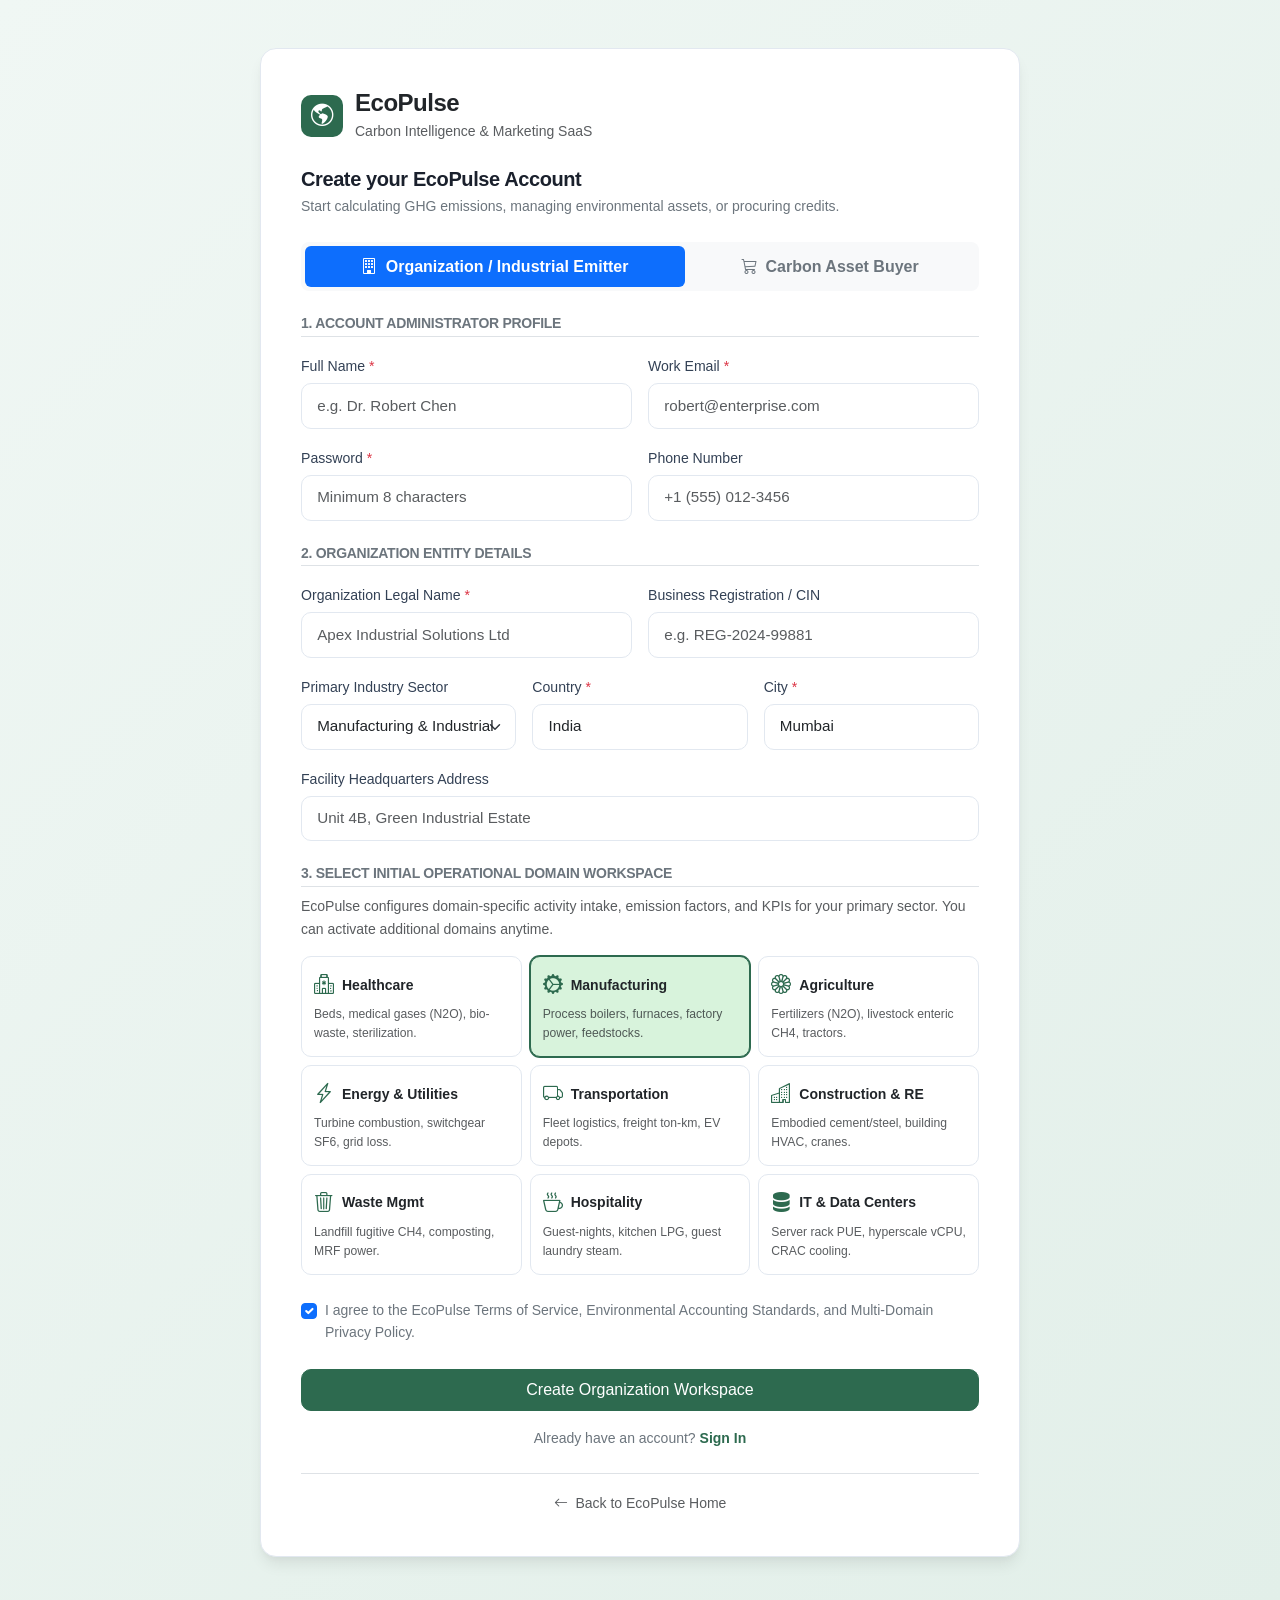
<file: Frontend/register.html>
<!DOCTYPE html>
<html lang="en">
<head>
  <meta charset="UTF-8">
  <meta name="viewport" content="width=device-width, initial-scale=1.0">
  <title>Register — EcoPulse Carbon Intelligence</title>
  
  <!-- Bootstrap 5 CSS -->
  <link href="https://cdn.jsdelivr.net/npm/bootstrap@5.3.3/dist/css/bootstrap.min.css" rel="stylesheet">
  <!-- Bootstrap Icons -->
  <link rel="stylesheet" href="https://cdn.jsdelivr.net/npm/bootstrap-icons@1.11.3/font/bootstrap-icons.min.css">
  
  <!-- Custom Design Tokens & Base Styles -->
  <link rel="stylesheet" href="assets/css/variables.css">
  <link rel="stylesheet" href="assets/css/base.css">
  <link rel="stylesheet" href="assets/css/components.css">
</head>
<body>

<div class="auth-wrapper py-5">
  <div class="auth-card wide">
    
    <!-- Brand Header -->
    <div class="auth-brand">
      <div class="auth-brand-logo">
        <i class="bi bi-globe-americas"></i>
      </div>
      <div>
        <h4 class="mb-0 fw-bold text-dark">EcoPulse</h4>
        <span class="small text-muted">Carbon Intelligence & Marketing SaaS</span>
      </div>
    </div>

    <div class="mb-4">
      <h5 class="fw-semibold mb-1">Create your EcoPulse Account</h5>
      <p class="text-secondary small mb-0">Start calculating GHG emissions, managing environmental assets, or procuring credits.</p>
    </div>

    <!-- Alert Container -->
    <div id="alert-box" class="d-none alert alert-danger small py-2 px-3 mb-3"></div>

    <!-- Account Type Tabs -->
    <ul class="nav nav-pills nav-fill mb-4 bg-light p-1 rounded-3" id="accountTypeTabs">
      <li class="nav-item">
        <button class="nav-link active py-2 small fw-semibold" id="tab-org" data-type="organization">
          <i class="bi bi-building me-1"></i> Organization / Industrial Emitter
        </button>
      </li>
      <li class="nav-item">
        <button class="nav-link py-2 small fw-semibold text-secondary" id="tab-buyer" data-type="buyer">
          <i class="bi bi-cart3 me-1"></i> Carbon Asset Buyer
        </button>
      </li>
    </ul>

    <!-- Registration Form -->
    <form id="register-form">
      <input type="hidden" id="account_type" value="organization">

      <!-- SECTION 1: User Profile -->
      <h6 class="text-uppercase text-secondary small fw-bold mb-3 border-bottom pb-1">
        1. Account Administrator Profile
      </h6>
      <div class="row g-3 mb-4">
        <div class="col-md-6">
          <label for="name" class="form-label">Full Name <span class="text-danger">*</span></label>
          <input type="text" class="form-control" id="name" required placeholder="e.g. Dr. Robert Chen">
        </div>
        <div class="col-md-6">
          <label for="email" class="form-label">Work Email <span class="text-danger">*</span></label>
          <input type="email" class="form-control" id="email" required placeholder="robert@enterprise.com">
        </div>
        <div class="col-md-6">
          <label for="password" class="form-label">Password <span class="text-danger">*</span></label>
          <input type="password" class="form-control" id="password" required minlength="8" placeholder="Minimum 8 characters">
        </div>
        <div class="col-md-6">
          <label for="phone" class="form-label">Phone Number</label>
          <input type="tel" class="form-control" id="phone" placeholder="+1 (555) 012-3456">
        </div>
      </div>

      <!-- SECTION 2: Organization Profile (Visible for Organization account) -->
      <div id="org-fields-container">
        <h6 class="text-uppercase text-secondary small fw-bold mb-3 border-bottom pb-1">
          2. Organization Entity Details
        </h6>
        <div class="row g-3 mb-4">
          <div class="col-md-6">
            <label for="organization_name" class="form-label">Organization Legal Name <span class="text-danger">*</span></label>
            <input type="text" class="form-control" id="organization_name" placeholder="Apex Industrial Solutions Ltd">
          </div>
          <div class="col-md-6">
            <label for="registration_number" class="form-label">Business Registration / CIN</label>
            <input type="text" class="form-control" id="registration_number" placeholder="e.g. REG-2024-99881">
          </div>
          <div class="col-md-4">
            <label for="industry_primary" class="form-label">Primary Industry Sector</label>
            <select class="form-select" id="industry_primary">
              <option value="Healthcare">Healthcare & Hospitals</option>
              <option value="Manufacturing" selected>Manufacturing & Industrial</option>
              <option value="Agriculture">Agriculture & Farming</option>
              <option value="Energy & Utilities">Energy & Utilities</option>
              <option value="Transportation & Logistics">Transportation & Logistics</option>
              <option value="Construction & Real Estate">Construction & Real Estate</option>
              <option value="Waste Management">Waste Management</option>
              <option value="Hospitality & Tourism">Hospitality & Tourism</option>
              <option value="IT & Data Centers">IT & Data Centers</option>
            </select>
          </div>
          <div class="col-md-4">
            <label for="country" class="form-label">Country <span class="text-danger">*</span></label>
            <input type="text" class="form-control" id="country" value="India" required>
          </div>
          <div class="col-md-4">
            <label for="city" class="form-label">City <span class="text-danger">*</span></label>
            <input type="text" class="form-control" id="city" value="Mumbai" required>
          </div>
          <div class="col-12">
            <label for="address" class="form-label">Facility Headquarters Address</label>
            <input type="text" class="form-control" id="address" placeholder="Unit 4B, Green Industrial Estate">
          </div>
        </div>

        <!-- SECTION 3: Initial Domain Workspace Selector (The 9 Domains) -->
        <h6 class="text-uppercase text-secondary small fw-bold mb-2 border-bottom pb-1">
          3. Select Initial Operational Domain Workspace
        </h6>
        <p class="text-muted small mb-3">EcoPulse configures domain-specific activity intake, emission factors, and KPIs for your primary sector. You can activate additional domains anytime.</p>

        <input type="hidden" id="initial_domain" value="manufacturing">

        <div class="row g-2 mb-4">
          <!-- 1. Healthcare -->
          <div class="col-md-4">
            <div class="domain-card-option" data-domain="healthcare">
              <div class="d-flex align-items-center gap-2 mb-1">
                <i class="bi bi-hospital fs-5 text-brand"></i>
                <strong class="small text-dark">Healthcare</strong>
              </div>
              <div class="text-muted" style="font-size: 0.76rem;">Beds, medical gases (N2O), bio-waste, sterilization.</div>
            </div>
          </div>

          <!-- 2. Manufacturing -->
          <div class="col-md-4">
            <div class="domain-card-option active" data-domain="manufacturing">
              <div class="d-flex align-items-center gap-2 mb-1">
                <i class="bi bi-gear-wide-connected fs-5 text-brand"></i>
                <strong class="small text-dark">Manufacturing</strong>
              </div>
              <div class="text-muted" style="font-size: 0.76rem;">Process boilers, furnaces, factory power, feedstocks.</div>
            </div>
          </div>

          <!-- 3. Agriculture -->
          <div class="col-md-4">
            <div class="domain-card-option" data-domain="agriculture">
              <div class="d-flex align-items-center gap-2 mb-1">
                <i class="bi bi-flower1 fs-5 text-brand"></i>
                <strong class="small text-dark">Agriculture</strong>
              </div>
              <div class="text-muted" style="font-size: 0.76rem;">Fertilizers (N2O), livestock enteric CH4, tractors.</div>
            </div>
          </div>

          <!-- 4. Energy & Utilities -->
          <div class="col-md-4">
            <div class="domain-card-option" data-domain="energy_utilities">
              <div class="d-flex align-items-center gap-2 mb-1">
                <i class="bi bi-lightning-charge fs-5 text-brand"></i>
                <strong class="small text-dark">Energy & Utilities</strong>
              </div>
              <div class="text-muted" style="font-size: 0.76rem;">Turbine combustion, switchgear SF6, grid loss.</div>
            </div>
          </div>

          <!-- 5. Transportation -->
          <div class="col-md-4">
            <div class="domain-card-option" data-domain="transportation_logistics">
              <div class="d-flex align-items-center gap-2 mb-1">
                <i class="bi bi-truck fs-5 text-brand"></i>
                <strong class="small text-dark">Transportation</strong>
              </div>
              <div class="text-muted" style="font-size: 0.76rem;">Fleet logistics, freight ton-km, EV depots.</div>
            </div>
          </div>

          <!-- 6. Construction -->
          <div class="col-md-4">
            <div class="domain-card-option" data-domain="construction_realestate">
              <div class="d-flex align-items-center gap-2 mb-1">
                <i class="bi bi-buildings fs-5 text-brand"></i>
                <strong class="small text-dark">Construction & RE</strong>
              </div>
              <div class="text-muted" style="font-size: 0.76rem;">Embodied cement/steel, building HVAC, cranes.</div>
            </div>
          </div>

          <!-- 7. Waste Management -->
          <div class="col-md-4">
            <div class="domain-card-option" data-domain="waste_management">
              <div class="d-flex align-items-center gap-2 mb-1">
                <i class="bi bi-trash3 fs-5 text-brand"></i>
                <strong class="small text-dark">Waste Mgmt</strong>
              </div>
              <div class="text-muted" style="font-size: 0.76rem;">Landfill fugitive CH4, composting, MRF power.</div>
            </div>
          </div>

          <!-- 8. Hospitality -->
          <div class="col-md-4">
            <div class="domain-card-option" data-domain="hospitality_tourism">
              <div class="d-flex align-items-center gap-2 mb-1">
                <i class="bi bi-cup-hot fs-5 text-brand"></i>
                <strong class="small text-dark">Hospitality</strong>
              </div>
              <div class="text-muted" style="font-size: 0.76rem;">Guest-nights, kitchen LPG, guest laundry steam.</div>
            </div>
          </div>

          <!-- 9. IT & Data Centers -->
          <div class="col-md-4">
            <div class="domain-card-option" data-domain="it_datacenters">
              <div class="d-flex align-items-center gap-2 mb-1">
                <i class="bi bi-server fs-5 text-brand"></i>
                <strong class="small text-dark">IT & Data Centers</strong>
              </div>
              <div class="text-muted" style="font-size: 0.76rem;">Server rack PUE, hyperscale vCPU, CRAC cooling.</div>
            </div>
          </div>
        </div>
      </div>

      <div class="form-check mb-4">
        <input class="form-check-input" type="checkbox" id="terms" required checked>
        <label class="form-check-label small text-secondary" for="terms">
          I agree to the EcoPulse Terms of Service, Environmental Accounting Standards, and Multi-Domain Privacy Policy.
        </label>
      </div>

      <button type="submit" id="btn-submit" class="btn btn-brand w-100 py-2 mb-3 d-flex align-items-center justify-content-center gap-2">
        <span id="btn-spinner" class="spinner-border spinner-border-sm d-none" role="status"></span>
        <span id="btn-text">Create Organization Workspace</span>
      </button>

      <div class="text-center small text-secondary">
        Already have an account? <a href="login.html" class="fw-semibold text-brand">Sign In</a>
      </div>
    </form>

    <div class="mt-4 pt-3 border-top text-center">
      <a href="index.html" class="small text-muted text-decoration-none">
        <i class="bi bi-arrow-left me-1"></i> Back to EcoPulse Home
      </a>
    </div>

  </div>
</div>

<!-- Core Scripts -->
<script src="assets/js/core/config.js"></script>
<script src="assets/js/core/notifications.js"></script>
<script src="assets/js/core/api.js"></script>
<script src="assets/js/core/auth.js"></script>

<script>
document.addEventListener('DOMContentLoaded', () => {
  const form = document.getElementById('register-form');
  const alertBox = document.getElementById('alert-box');
  const accountTypeInput = document.getElementById('account_type');
  const orgFieldsContainer = document.getElementById('org-fields-container');
  const initialDomainInput = document.getElementById('initial_domain');
  const btnSubmit = document.getElementById('btn-submit');
  const btnSpinner = document.getElementById('btn-spinner');
  const btnText = document.getElementById('btn-text');

  // Account Type Switcher
  const tabOrg = document.getElementById('tab-org');
  const tabBuyer = document.getElementById('tab-buyer');

  tabOrg.addEventListener('click', () => {
    tabOrg.classList.add('active');
    tabOrg.classList.remove('text-secondary');
    tabBuyer.classList.remove('active');
    tabBuyer.classList.add('text-secondary');
    accountTypeInput.value = 'organization';
    orgFieldsContainer.classList.remove('d-none');
    btnText.textContent = 'Create Organization Workspace';
    document.getElementById('organization_name').required = true;
  });

  tabBuyer.addEventListener('click', () => {
    tabBuyer.classList.add('active');
    tabBuyer.classList.remove('text-secondary');
    tabOrg.classList.remove('active');
    tabOrg.classList.add('text-secondary');
    accountTypeInput.value = 'buyer';
    orgFieldsContainer.classList.add('d-none');
    btnText.textContent = 'Create Buyer Account';
    document.getElementById('organization_name').required = false;
  });

  // Domain card selector
  document.querySelectorAll('.domain-card-option').forEach(card => {
    card.addEventListener('click', () => {
      document.querySelectorAll('.domain-card-option').forEach(c => c.classList.remove('active'));
      card.classList.add('active');
      initialDomainInput.value = card.dataset.domain;
    });
  });

  // Form submission
  form.addEventListener('submit', async (e) => {
    e.preventDefault();
    alertBox.classList.add('d-none');

    btnSubmit.disabled = true;
    btnSpinner.classList.remove('d-none');
    btnText.textContent = 'Creating account...';

    const payload = {
      account_type: accountTypeInput.value,
      name: document.getElementById('name').value.trim(),
      email: document.getElementById('email').value.trim(),
      password: document.getElementById('password').value,
      phone: document.getElementById('phone').value.trim(),
    };

    if (payload.account_type === 'organization') {
      payload.organization_name = document.getElementById('organization_name').value.trim();
      payload.registration_number = document.getElementById('registration_number').value.trim();
      payload.industry_primary = document.getElementById('industry_primary').value;
      payload.country = document.getElementById('country').value.trim();
      payload.city = document.getElementById('city').value.trim();
      payload.address = document.getElementById('address').value.trim();
      payload.initial_domain = initialDomainInput.value;
    }

    try {
      const res = await EcoPulseAuth.register(payload);
      EcoPulseNotify.success('Account successfully registered!');

      setTimeout(() => {
        if (payload.account_type === 'buyer') {
          window.location.href = 'marketplace.html';
        } else {
          window.location.href = 'portal/client.html';
        }
      }, 700);

    } catch (err) {
      btnSubmit.disabled = false;
      btnSpinner.classList.add('d-none');
      btnText.textContent = payload.account_type === 'buyer' ? 'Create Buyer Account' : 'Create Organization Workspace';

      alertBox.textContent = err.message || 'Registration failed. Please check form details.';
      alertBox.classList.remove('d-none');
    }
  });
});
</script>

</body>
</html>
</file>
<file: Frontend/assets/css/variables.css>
/**
 * EcoPulse MVP V3 - Design System Design Tokens
 * Visual Identity: Forest Green, Emerald Green, Clean Neutrals, Charcoal Text
 */

:root {
  /* Brand Primary Colors */
  --ep-primary-dark: #1b4332;       /* Deep Forest Green */
  --ep-primary: #2d6a4f;            /* Emerald Green */
  --ep-primary-light: #40916c;      /* Leaf Green */
  --ep-primary-accent: #52b788;     /* Mint Accent */
  --ep-primary-subtle: #d8f3dc;     /* Light Green Tint */

  /* Neutral Surface & Background Colors */
  --ep-bg-body: #f8faf9;
  --ep-bg-surface: #ffffff;
  --ep-bg-sidebar: #132a22;         /* Dark Forest Sidebar */
  --ep-bg-card: #ffffff;
  --ep-border-color: #e2e8f0;
  --ep-border-subtle: #edf2f7;

  /* Typography Colors */
  --ep-text-main: #1a202c;          /* Dark Charcoal */
  --ep-text-muted: #64748b;         /* Slate Grey */
  --ep-text-light: #94a3b8;
  --ep-text-inverse: #ffffff;

  /* Status / Feedback Colors */
  --ep-success: #198754;
  --ep-success-subtle: #d1e7dd;
  --ep-warning: #d97706;
  --ep-warning-subtle: #fef3c7;
  --ep-danger: #dc2626;
  --ep-danger-subtle: #fee2e2;
  --ep-info: #0284c7;
  --ep-info-subtle: #e0f2fe;

  /* Shadows */
  --ep-shadow-sm: 0 1px 2px 0 rgba(0, 0, 0, 0.05);
  --ep-shadow-md: 0 4px 6px -1px rgba(0, 0, 0, 0.08), 0 2px 4px -1px rgba(0, 0, 0, 0.04);
  --ep-shadow-lg: 0 10px 15px -3px rgba(0, 0, 0, 0.08), 0 4px 6px -2px rgba(0, 0, 0, 0.03);

  /* Border Radii */
  --ep-radius-sm: 6px;
  --ep-radius-md: 10px;
  --ep-radius-lg: 16px;
  --ep-radius-pill: 9999px;

  /* Layout */
  --ep-sidebar-width: 260px;
  --ep-header-height: 68px;
}
</file>
<file: Frontend/assets/css/base.css>
/**
 * EcoPulse MVP V3 - Base Typography and Layout
 */

body {
  font-family: -apple-system, BlinkMacSystemFont, "Segoe UI", Roboto, "Helvetica Neue", Arial, sans-serif;
  color: var(--ep-text-main);
  background-color: var(--ep-bg-body);
  line-height: 1.6;
  -webkit-font-smoothing: antialiased;
}

h1, h2, h3, h4, h5, h6 {
  color: var(--ep-text-main);
  font-weight: 600;
  letter-spacing: -0.02em;
}

a {
  color: var(--ep-primary);
  text-decoration: none;
  transition: color 0.15s ease-in-out;
}

a:hover {
  color: var(--ep-primary-dark);
}

.text-brand {
  color: var(--ep-primary) !important;
}

.bg-brand-dark {
  background-color: var(--ep-primary-dark) !important;
}

.bg-brand {
  background-color: var(--ep-primary) !important;
}

.btn-brand {
  background-color: var(--ep-primary);
  color: #ffffff;
  border: 1px solid var(--ep-primary);
  font-weight: 500;
  border-radius: var(--ep-radius-md);
  padding: 0.55rem 1.25rem;
  transition: all 0.2s ease;
}

.btn-brand:hover, .btn-brand:focus {
  background-color: var(--ep-primary-dark);
  border-color: var(--ep-primary-dark);
  color: #ffffff;
  box-shadow: 0 4px 12px rgba(45, 106, 79, 0.25);
}

.btn-brand-outline {
  background-color: transparent;
  color: var(--ep-primary);
  border: 1.5px solid var(--ep-primary);
  font-weight: 500;
  border-radius: var(--ep-radius-md);
  padding: 0.55rem 1.25rem;
  transition: all 0.2s ease;
}

.btn-brand-outline:hover {
  background-color: var(--ep-primary);
  color: #ffffff;
}

.form-control, .form-select {
  border-radius: var(--ep-radius-md);
  border: 1.5px solid var(--ep-border-color);
  padding: 0.65rem 0.95rem;
  font-size: 0.95rem;
  transition: border-color 0.15s ease-in-out, box-shadow 0.15s ease-in-out;
}

.form-control:focus, .form-select:focus {
  border-color: var(--ep-primary-accent);
  box-shadow: 0 0 0 0.2rem rgba(82, 183, 136, 0.2);
}

.form-label {
  font-weight: 500;
  font-size: 0.88rem;
  color: #334155;
  margin-bottom: 0.35rem;
}
</file>
<file: Frontend/assets/css/components.css>
/**
 * EcoPulse MVP V3 - Components CSS
 * Cards, Auth Shell, Badges, Metrics, and Navbar
 */

/* Card Styling */
.ep-card {
  background: var(--ep-bg-surface);
  border: 1px solid var(--ep-border-color);
  border-radius: var(--ep-radius-lg);
  box-shadow: var(--ep-shadow-sm);
  padding: 1.5rem;
  transition: transform 0.2s ease, box-shadow 0.2s ease;
}

.ep-card:hover {
  box-shadow: var(--ep-shadow-md);
}

/* Authentication Page Shell */
.auth-wrapper {
  min-height: 100vh;
  display: flex;
  align-items: center;
  justify-content: center;
  background: linear-gradient(135deg, #f0f7f4 0%, #e2efe9 100%);
  padding: 2rem 1rem;
}

.auth-card {
  background: #ffffff;
  border-radius: var(--ep-radius-lg);
  border: 1px solid var(--ep-border-color);
  box-shadow: var(--ep-shadow-lg);
  width: 100%;
  max-width: 520px;
  padding: 2.5rem;
}

.auth-card.wide {
  max-width: 760px;
}

.auth-brand {
  display: flex;
  align-items: center;
  gap: 0.75rem;
  margin-bottom: 1.5rem;
}

.auth-brand-logo {
  width: 42px;
  height: 42px;
  border-radius: var(--ep-radius-md);
  background: var(--ep-primary);
  display: flex;
  align-items: center;
  justify-content: center;
  color: #ffffff;
  font-size: 1.4rem;
}

/* Demo Credentials Pill Box */
.demo-pills-box {
  background: #f8fafc;
  border: 1px dashed #cbd5e1;
  border-radius: var(--ep-radius-md);
  padding: 1rem;
  margin-bottom: 1.5rem;
}

.demo-pill {
  cursor: pointer;
  background: #ffffff;
  border: 1px solid #cbd5e1;
  border-radius: var(--ep-radius-sm);
  padding: 0.35rem 0.65rem;
  font-size: 0.78rem;
  color: #334155;
  transition: all 0.15s ease;
  display: inline-flex;
  align-items: center;
  gap: 0.35rem;
}

.demo-pill:hover {
  background: var(--ep-primary-subtle);
  border-color: var(--ep-primary);
  color: var(--ep-primary-dark);
}

/* Domain Badges & Selectors */
.domain-card-option {
  border: 1.5px solid var(--ep-border-color);
  border-radius: var(--ep-radius-md);
  padding: 0.75rem;
  cursor: pointer;
  transition: all 0.15s ease;
  background: #ffffff;
}

.domain-card-option:hover {
  border-color: var(--ep-primary-accent);
  background: #fbfdfc;
}

.domain-card-option.active {
  border-color: var(--ep-primary);
  background: var(--ep-primary-subtle);
  box-shadow: 0 0 0 1px var(--ep-primary);
}

/* Status Badges */
.badge-verified {
  background-color: #d1fae5;
  color: #065f46;
  border: 1px solid #a7f3d0;
  font-weight: 500;
  padding: 0.35em 0.65em;
  border-radius: var(--ep-radius-pill);
}

.badge-demo {
  background-color: #fef3c7;
  color: #92400e;
  border: 1px solid #fde68a;
  font-weight: 500;
  padding: 0.35em 0.65em;
  border-radius: var(--ep-radius-pill);
}

/* Public Header */
.ep-navbar {
  background: #ffffff;
  border-bottom: 1px solid var(--ep-border-color);
  padding: 0.85rem 1.5rem;
}

.ep-navbar-brand {
  font-weight: 700;
  font-size: 1.35rem;
  color: var(--ep-primary-dark);
  display: flex;
  align-items: center;
  gap: 0.6rem;
}

/* Alert Toast */
#toast-container {
  position: fixed;
  top: 1.5rem;
  right: 1.5rem;
  z-index: 9999;
}
</file>
